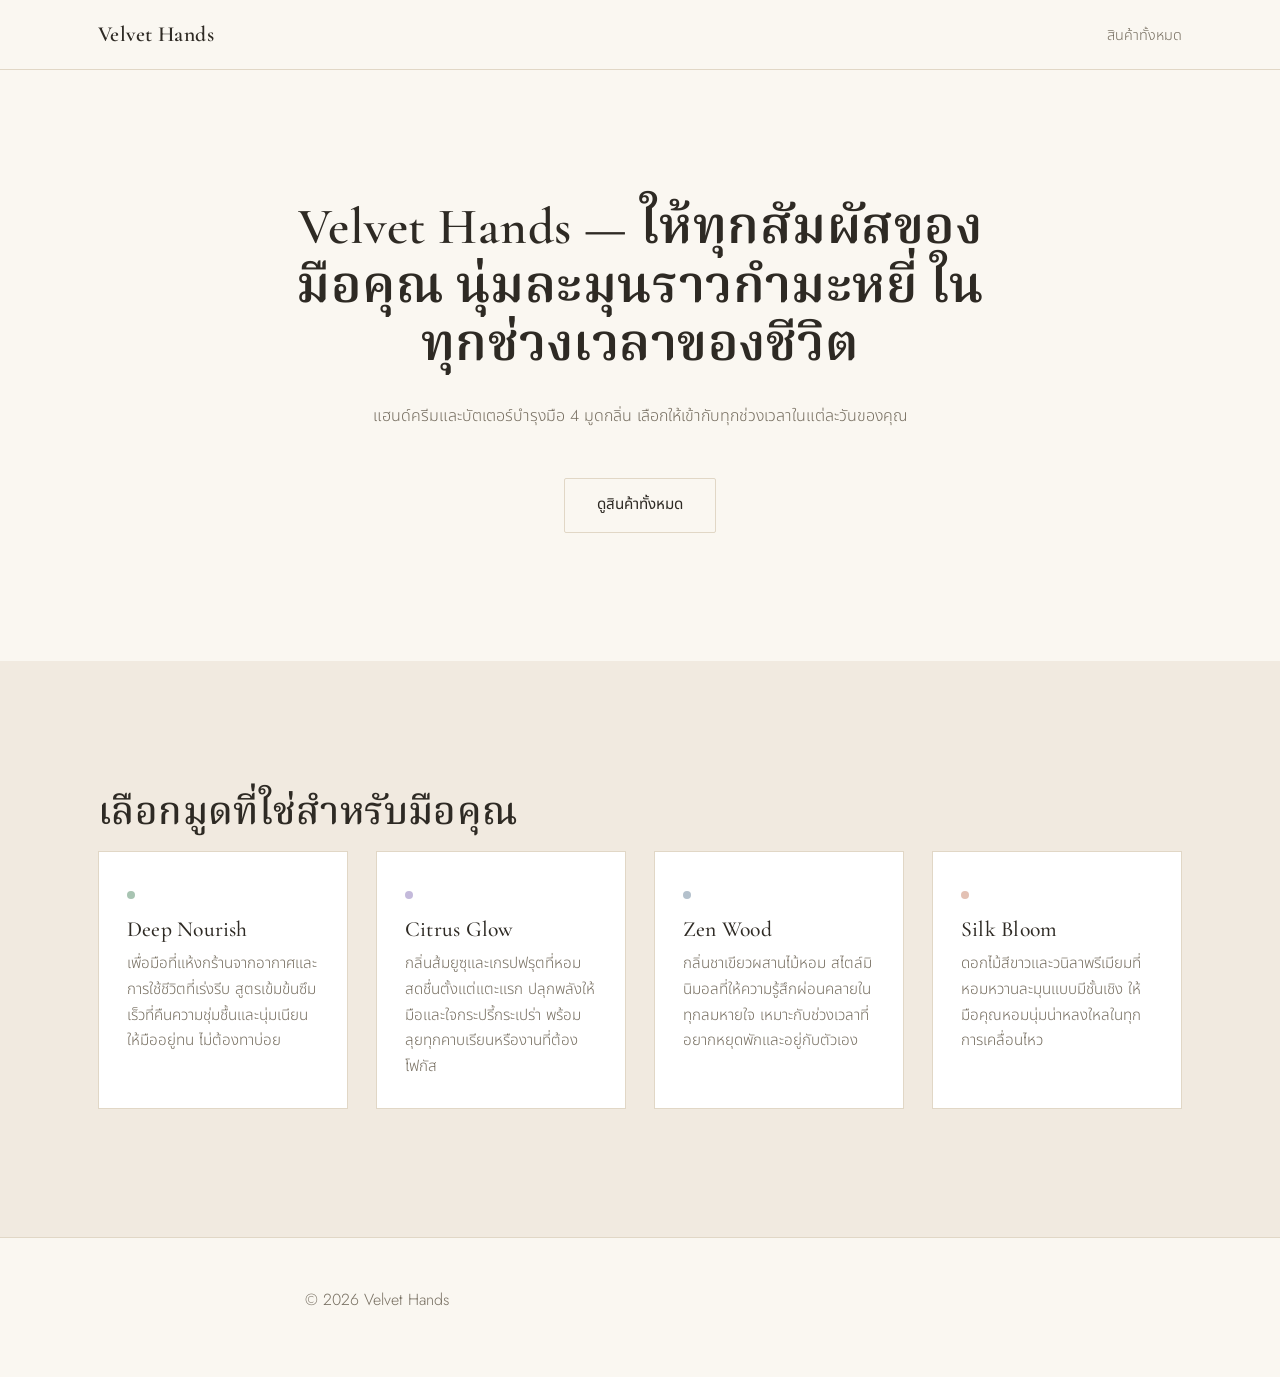
<file: index.html>
<!DOCTYPE html>
<html lang="th">
<head>
  <meta charset="UTF-8">
  <meta name="viewport" content="width=device-width, initial-scale=1.0">
  <title>Velvet Hands | แฮนด์ครีมพรีเมียม</title>
  <link rel="stylesheet" href="style.css">
</head>
<body>

  <header class="site-header">
    <div class="container site-header__inner">
      <a class="site-logo" href="index.html">Velvet Hands</a>
      <nav class="site-nav">
        <a href="product.html">สินค้าทั้งหมด</a>
      </nav>
    </div>
  </header>

  <section class="hero">
    <div class="container hero__inner">
      <h1>Velvet Hands — ให้ทุกสัมผัสของมือคุณ นุ่มละมุนราวกำมะหยี่ ในทุกช่วงเวลาของชีวิต</h1>
      <p class="text-soft">แฮนด์ครีมและบัตเตอร์บำรุงมือ 4 มูดกลิ่น เลือกให้เข้ากับทุกช่วงเวลาในแต่ละวันของคุณ</p>
      <a class="btn btn--outline" href="product.html">ดูสินค้าทั้งหมด</a>
    </div>
  </section>

  <section class="section section--alt">
    <div class="container">
      <h2>เลือกมูดที่ใช่สำหรับมือคุณ</h2>

      <div class="grid">
        <a class="card mood-card" href="product.html?mood=deepnourish">
          <span class="mood-dot mood-dot--deepnourish"></span>
          <h3>Deep Nourish</h3>
          <p class="text-soft">เพื่อมือที่แห้งกร้านจากอากาศและการใช้ชีวิตที่เร่งรีบ สูตรเข้มข้นซึมเร็วที่คืนความชุ่มชื้นและนุ่มเนียนให้มืออยู่ทน ไม่ต้องทาบ่อย</p>
        </a>

        <a class="card mood-card" href="product.html?mood=citrusglow">
          <span class="mood-dot mood-dot--citrusglow"></span>
          <h3>Citrus Glow</h3>
          <p class="text-soft">กลิ่นส้มยูซุและเกรปฟรุตที่หอมสดชื่นตั้งแต่แตะแรก ปลุกพลังให้มือและใจกระปรี้กระเปร่า พร้อมลุยทุกคาบเรียนหรืองานที่ต้องโฟกัส</p>
        </a>

        <a class="card mood-card" href="product.html?mood=zenwood">
          <span class="mood-dot mood-dot--zenwood"></span>
          <h3>Zen Wood</h3>
          <p class="text-soft">กลิ่นชาเขียวผสานไม้หอม สไตล์มินิมอลที่ให้ความรู้สึกผ่อนคลายในทุกลมหายใจ เหมาะกับช่วงเวลาที่อยากหยุดพักและอยู่กับตัวเอง</p>
        </a>

        <a class="card mood-card" href="product.html?mood=silkbloom">
          <span class="mood-dot mood-dot--silkbloom"></span>
          <h3>Silk Bloom</h3>
          <p class="text-soft">ดอกไม้สีขาวและวนิลาพรีเมียมที่หอมหวานละมุนแบบมีชั้นเชิง ให้มือคุณหอมนุ่มน่าหลงใหลในทุกการเคลื่อนไหว</p>
        </a>
      </div>
    </div>
  </section>

  <footer class="site-footer">
    <div class="container">
      <p class="text-soft">© 2026 Velvet Hands</p>
    </div>
  </footer>

  <script src="script.js" defer></script>
</body>
</html>
</file>
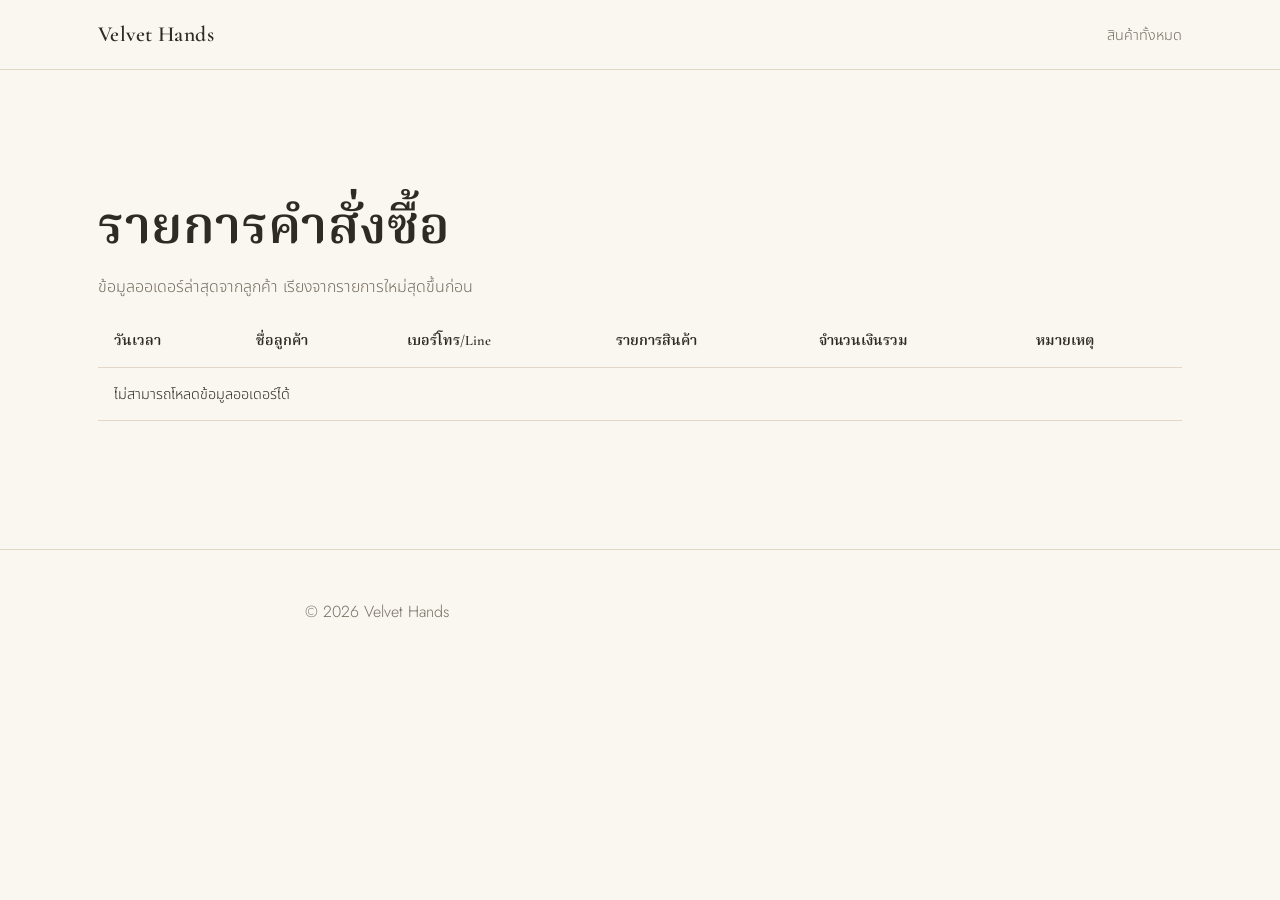
<file: admin.html>
<!DOCTYPE html>
<html lang="th">
<head>
  <meta charset="UTF-8">
  <meta name="viewport" content="width=device-width, initial-scale=1.0">
  <title>รายการคำสั่งซื้อ | Velvet Hands</title>
  <link rel="stylesheet" href="style.css">
</head>
<body>

  <header class="site-header">
    <div class="container site-header__inner">
      <a class="site-logo" href="index.html">Velvet Hands</a>
      <nav class="site-nav">
        <a href="product.html">สินค้าทั้งหมด</a>
      </nav>
    </div>
  </header>

  <section class="section">
    <div class="container">
      <h1>รายการคำสั่งซื้อ</h1>
      <p class="text-soft">ข้อมูลออเดอร์ล่าสุดจากลูกค้า เรียงจากรายการใหม่สุดขึ้นก่อน</p>

      <div class="table-wrap">
        <table id="ordersTable">
          <thead>
            <tr>
              <th>วันเวลา</th>
              <th>ชื่อลูกค้า</th>
              <th>เบอร์โทร/Line</th>
              <th>รายการสินค้า</th>
              <th>จำนวนเงินรวม</th>
              <th>หมายเหตุ</th>
            </tr>
          </thead>
          <tbody></tbody>
        </table>
      </div>
    </div>
  </section>

  <footer class="site-footer">
    <div class="container">
      <p class="text-soft">© 2026 Velvet Hands</p>
    </div>
  </footer>

  <script src="script.js" defer></script>
</body>
</html>
</file>
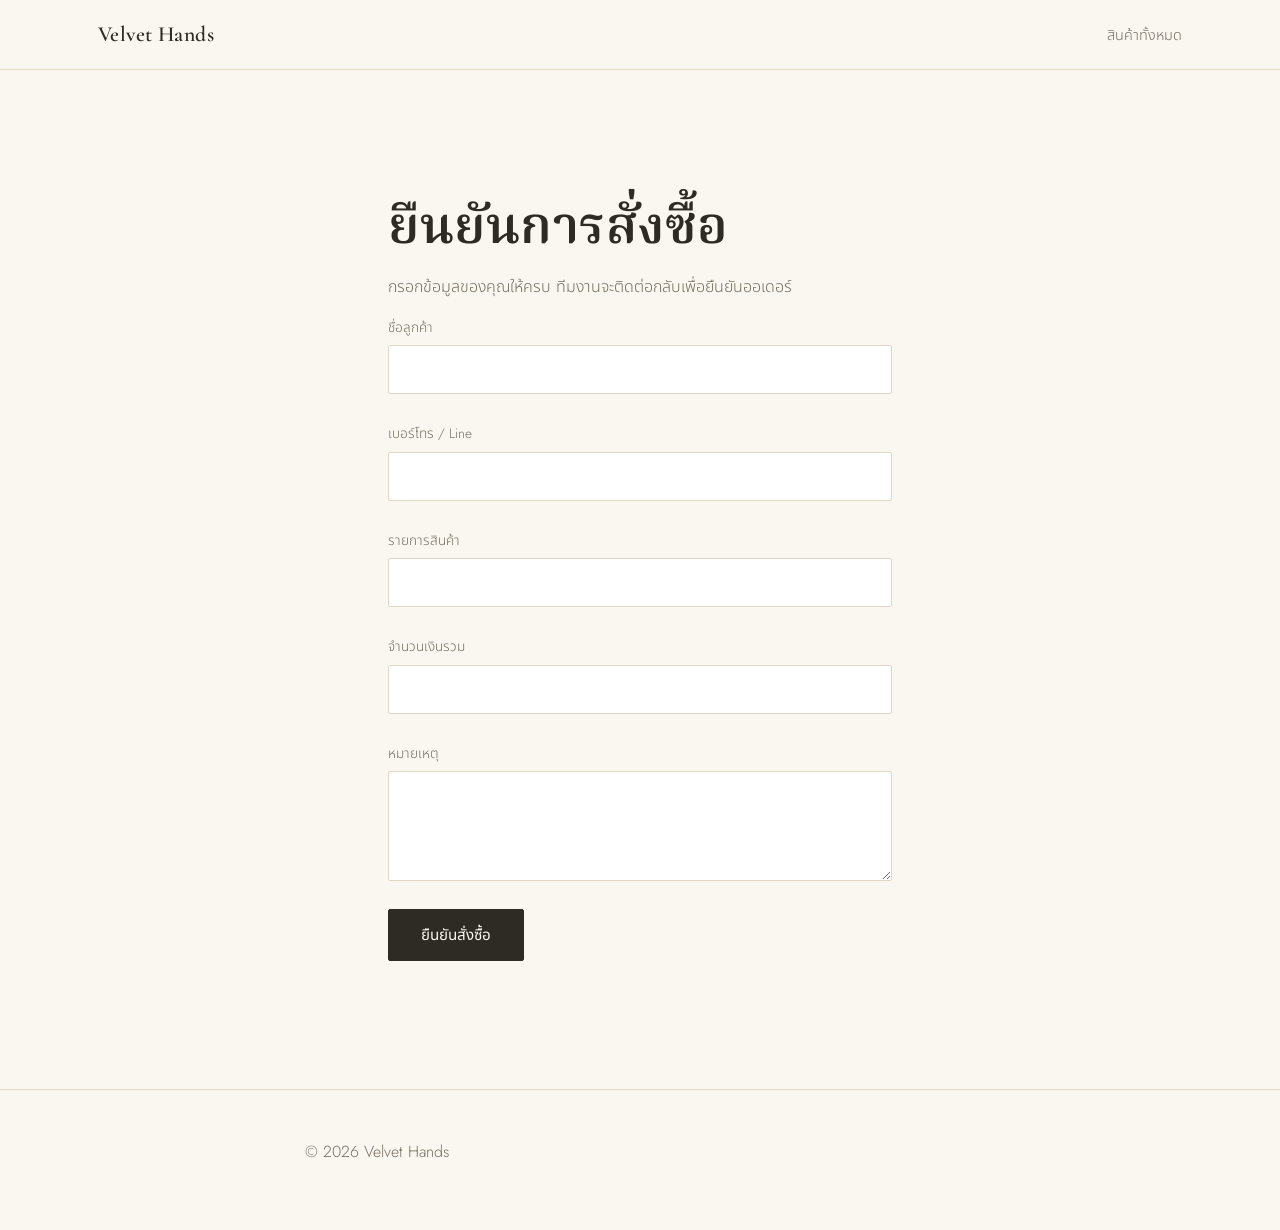
<file: order.html>
<!DOCTYPE html>
<html lang="th">
<head>
  <meta charset="UTF-8">
  <meta name="viewport" content="width=device-width, initial-scale=1.0">
  <title>ยืนยันการสั่งซื้อ | Velvet Hands</title>
  <link rel="stylesheet" href="style.css">
</head>
<body>

  <header class="site-header">
    <div class="container site-header__inner">
      <a class="site-logo" href="index.html">Velvet Hands</a>
      <nav class="site-nav">
        <a href="product.html">สินค้าทั้งหมด</a>
      </nav>
    </div>
  </header>

  <section class="section">
    <div class="container form-narrow">
      <h1>ยืนยันการสั่งซื้อ</h1>
      <p class="text-soft">กรอกข้อมูลของคุณให้ครบ ทีมงานจะติดต่อกลับเพื่อยืนยันออเดอร์</p>

      <form id="orderForm">
        <div class="form-group">
          <label for="customerName">ชื่อลูกค้า</label>
          <input type="text" id="customerName" name="customerName" required>
        </div>

        <div class="form-group">
          <label for="contact">เบอร์โทร / Line</label>
          <input type="text" id="contact" name="contact" required>
        </div>

        <div class="form-group">
          <label for="items">รายการสินค้า</label>
          <input type="text" id="items" name="items" required>
        </div>

        <div class="form-group">
          <label for="total">จำนวนเงินรวม</label>
          <input type="text" id="total" name="total" required>
        </div>

        <div class="form-group">
          <label for="note">หมายเหตุ</label>
          <textarea id="note" name="note"></textarea>
        </div>

        <button type="submit" class="btn">ยืนยันสั่งซื้อ</button>
      </form>
    </div>
  </section>

  <footer class="site-footer">
    <div class="container">
      <p class="text-soft">© 2026 Velvet Hands</p>
    </div>
  </footer>

  <script src="script.js" defer></script>
</body>
</html>
</file>
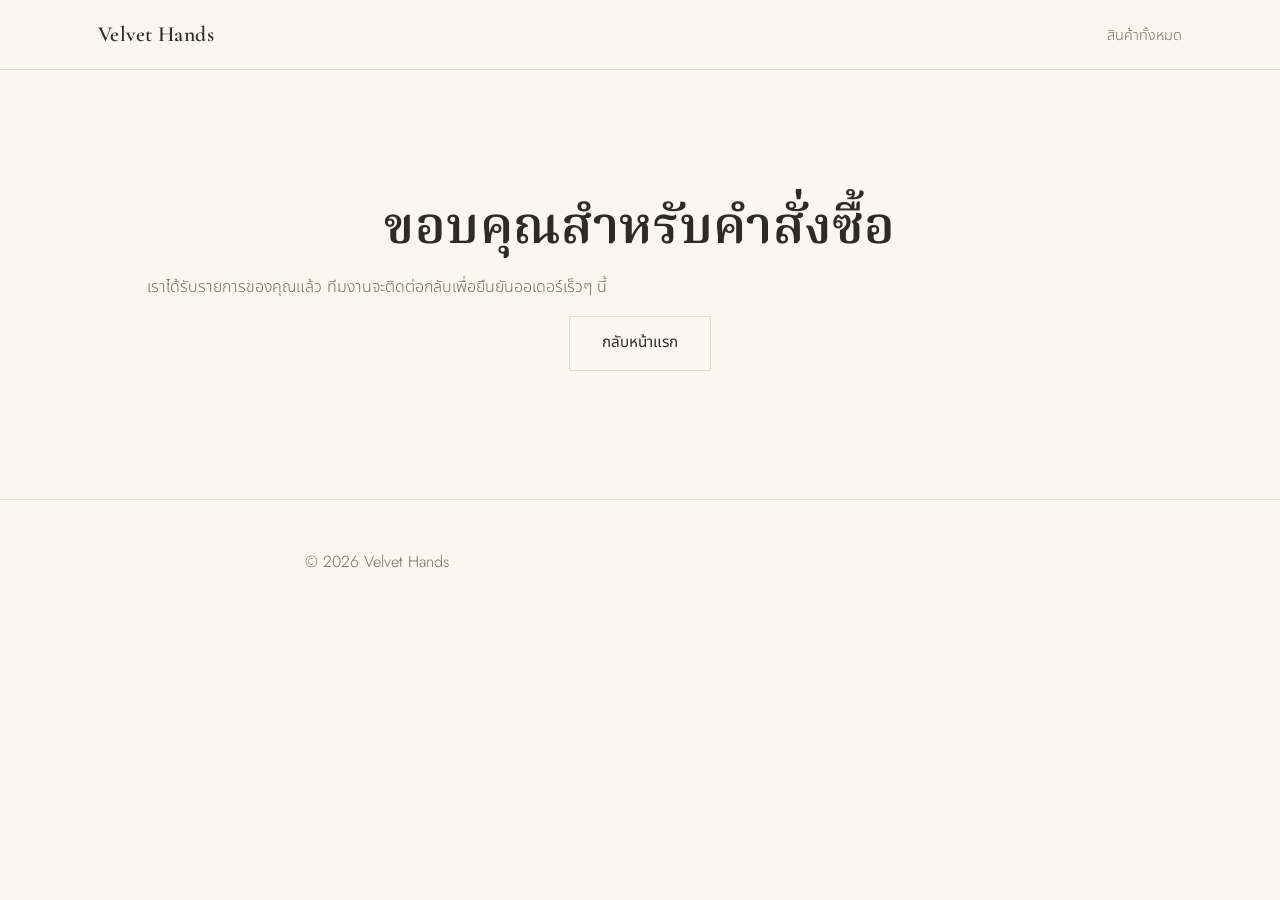
<file: thankyou.html>
<!DOCTYPE html>
<html lang="th">
<head>
  <meta charset="UTF-8">
  <meta name="viewport" content="width=device-width, initial-scale=1.0">
  <title>ขอบคุณสำหรับการสั่งซื้อ | Velvet Hands</title>
  <link rel="stylesheet" href="style.css">
</head>
<body>

  <header class="site-header">
    <div class="container site-header__inner">
      <a class="site-logo" href="index.html">Velvet Hands</a>
      <nav class="site-nav">
        <a href="product.html">สินค้าทั้งหมด</a>
      </nav>
    </div>
  </header>

  <section class="section thankyou">
    <div class="container">
      <h1>ขอบคุณสำหรับคำสั่งซื้อ</h1>
      <p class="text-soft">เราได้รับรายการของคุณแล้ว ทีมงานจะติดต่อกลับเพื่อยืนยันออเดอร์เร็วๆ นี้</p>
      <a class="btn btn--outline" href="index.html">กลับหน้าแรก</a>
    </div>
  </section>

  <footer class="site-footer">
    <div class="container">
      <p class="text-soft">© 2026 Velvet Hands</p>
    </div>
  </footer>

</body>
</html>
</file>
<file: style.css>
/* =========================================================
   Velvet Hands — Theme
   Premium, quiet, minimal. Cream/beige base, soft bronze accent.
   Mood colors are used only as small touches (never full fills).
   ========================================================= */

@import url('https://fonts.googleapis.com/css2?family=Cormorant+Garamond:wght@400;500;600&family=Jost:wght@300;400;500&family=Noto+Serif+Thai:wght@400;500;600&family=Noto+Sans+Thai:wght@300;400;500&display=swap');

:root{
  /* ---- Base palette ---- */
  --color-bg:          #FAF7F1;   /* main cream */
  --color-bg-alt:      #F1EAE0;   /* deeper beige for alternating sections */
  --color-surface:     #FFFFFF;   /* cards / panels */
  --color-ink:         #2E2A24;   /* primary text, warm near-black */
  --color-ink-soft:    #766E60;   /* secondary text */
  --color-border:      #E1D7C6;   /* hairline borders */

  /* ---- Accent (gold / bronze, used sparingly) ---- */
  --color-accent:      #A9825A;
  --color-accent-soft: #CBA97D;
  --color-accent-ink:  #7C5E3C;   /* accent text on light bg, AA-safe */

  /* ---- Mood touches — small dots, underlines, icon fills only ---- */
  --mood-deepnourish:  #A8C4B2;
  --mood-citrusglow:   #C4BADB;
  --mood-zenwood:      #B4C1CC;
  --mood-silkbloom:    #E3C1B4;

  /* ---- Type ---- */
  --font-heading: 'Cormorant Garamond', 'Noto Serif Thai', serif;
  --font-body:    'Jost', 'Noto Sans Thai', sans-serif;

  /* ---- Spacing scale ---- */
  --space-xs:  0.5rem;
  --space-sm:  1rem;
  --space-md:  1.75rem;
  --space-lg:  3rem;
  --space-xl:  5rem;
  --space-2xl: 8rem;

  /* ---- Misc ---- */
  --radius-sm: 2px;
  --max-width: 1140px;
  --transition: 220ms ease;
}

/* ---------------------------------------------------------
   Reset
   --------------------------------------------------------- */
*, *::before, *::after{ box-sizing: border-box; }

html{ scroll-behavior: smooth; }

body{
  margin: 0;
  background: var(--color-bg);
  color: var(--color-ink);
  font-family: var(--font-body);
  font-weight: 300;
  font-size: 16px;
  line-height: 1.7;
  -webkit-font-smoothing: antialiased;
}

img{ max-width: 100%; display: block; }

a{ color: inherit; text-decoration: none; }

ul{ list-style: none; margin: 0; padding: 0; }

button{ font-family: inherit; cursor: pointer; }

/* Visible keyboard focus */
a:focus-visible,
button:focus-visible,
input:focus-visible{
  outline: 2px solid var(--color-accent);
  outline-offset: 3px;
}

@media (prefers-reduced-motion: reduce){
  *, *::before, *::after{
    animation-duration: 0.01ms !important;
    transition-duration: 0.01ms !important;
    scroll-behavior: auto !important;
  }
}

/* ---------------------------------------------------------
   Layout helpers
   --------------------------------------------------------- */
.container{
  max-width: var(--max-width);
  margin: 0 auto;
  padding: 0 var(--space-md);
}

.section{
  padding: var(--space-2xl) 0;
}

.section--alt{
  background: var(--color-bg-alt);
}

/* ---------------------------------------------------------
   Typography
   --------------------------------------------------------- */
h1, h2, h3, h4{
  font-family: var(--font-heading);
  font-weight: 500;
  color: var(--color-ink);
  margin: 0 0 var(--space-sm);
  letter-spacing: 0.01em;
}

h1{ font-size: clamp(2.25rem, 4vw, 3.5rem); line-height: 1.15; font-weight: 600; }
h2{ font-size: clamp(1.75rem, 3vw, 2.5rem); line-height: 1.2; }
h3{ font-size: 1.35rem; line-height: 1.3; }

p{
  margin: 0 0 var(--space-sm);
  max-width: 62ch;
  color: var(--color-ink);
}

.text-soft{ color: var(--color-ink-soft); }

.eyebrow{
  font-family: var(--font-body);
  font-size: 0.8rem;
  color: var(--color-accent-ink);
  margin: 0 0 var(--space-xs);
}

.price{
  font-family: var(--font-heading);
  font-size: 1.15rem;
  color: var(--color-ink);
}

/* ---------------------------------------------------------
   Buttons
   --------------------------------------------------------- */
.btn{
  display: inline-flex;
  align-items: center;
  justify-content: center;
  gap: var(--space-xs);
  padding: 0.85rem 2rem;
  font-family: var(--font-body);
  font-size: 0.95rem;
  font-weight: 400;
  border-radius: var(--radius-sm);
  border: 1px solid var(--color-ink);
  background: var(--color-ink);
  color: var(--color-bg);
  transition: background var(--transition), color var(--transition), border-color var(--transition);
}

.btn:hover{
  background: var(--color-accent-ink);
  border-color: var(--color-accent-ink);
}

.btn--outline{
  background: transparent;
  color: var(--color-ink);
  border: 1px solid var(--color-border);
}

.btn--outline:hover{
  border-color: var(--color-ink);
  background: transparent;
}

/* ---------------------------------------------------------
   Cards (product cards etc.)
   --------------------------------------------------------- */
.card{
  background: var(--color-surface);
  border: 1px solid var(--color-border);
  padding: var(--space-md);
  transition: border-color var(--transition);
}

.card:hover{
  border-color: var(--color-accent-soft);
}

.card__image{
  width: 100%;
  aspect-ratio: 4 / 5;
  object-fit: cover;
  margin-bottom: var(--space-sm);
  background: var(--color-bg-alt);
}

.card__title{
  font-size: 1.1rem;
  margin-bottom: 0.35rem;
}

.card__meta{
  font-size: 0.85rem;
  color: var(--color-ink-soft);
  margin-bottom: var(--space-xs);
}

/* ---------------------------------------------------------
   Mood touches — a small dot or thin underline only.
   Never used as a full background fill on cards.
   --------------------------------------------------------- */
.mood-dot{
  display: inline-block;
  width: 8px;
  height: 8px;
  border-radius: 50%;
  margin-right: 0.4em;
  vertical-align: middle;
}

.mood-dot--deepnourish{ background: var(--mood-deepnourish); }
.mood-dot--citrusglow{  background: var(--mood-citrusglow); }
.mood-dot--zenwood{     background: var(--mood-zenwood); }
.mood-dot--silkbloom{   background: var(--mood-silkbloom); }

.mood-rule{
  display: block;
  width: 2.5rem;
  height: 2px;
  margin-bottom: var(--space-xs);
}

.mood-rule--deepnourish{ background: var(--mood-deepnourish); }
.mood-rule--citrusglow{  background: var(--mood-citrusglow); }
.mood-rule--zenwood{     background: var(--mood-zenwood); }
.mood-rule--silkbloom{   background: var(--mood-silkbloom); }

/* ---------------------------------------------------------
   Grid
   --------------------------------------------------------- */
.grid{
  display: grid;
  gap: var(--space-md);
  grid-template-columns: repeat(4, 1fr);
}

/* ---------------------------------------------------------
   Responsive
   --------------------------------------------------------- */
@media (max-width: 960px){
  .grid{ grid-template-columns: repeat(2, 1fr); }
  .section{ padding: var(--space-xl) 0; }
}

@media (max-width: 560px){
  .grid{ grid-template-columns: 1fr; }
  .container{ padding: 0 var(--space-sm); }
  .btn{ width: 100%; }
}

/* ---------------------------------------------------------
   Site header
   --------------------------------------------------------- */
.site-header{
  border-bottom: 1px solid var(--color-border);
  background: var(--color-bg);
}

.site-header__inner{
  display: flex;
  align-items: center;
  justify-content: space-between;
  padding: var(--space-sm) var(--space-md);
}

.site-logo{
  font-family: var(--font-heading);
  font-size: 1.35rem;
  font-weight: 600;
  letter-spacing: 0.02em;
  color: var(--color-ink);
}

.site-nav a{
  margin-left: var(--space-md);
  font-size: 0.9rem;
  color: var(--color-ink-soft);
  transition: color var(--transition);
}

.site-nav a:hover{
  color: var(--color-ink);
}

/* ---------------------------------------------------------
   Hero
   --------------------------------------------------------- */
.hero{
  padding: var(--space-2xl) 0;
  text-align: center;
}

.hero__inner{
  max-width: 760px;
  margin: 0 auto;
}

.hero h1{
  margin: 0 auto var(--space-md);
}

.hero p{
  margin: 0 auto var(--space-lg);
}

/* ---------------------------------------------------------
   Mood cards (index.html)
   --------------------------------------------------------- */
.mood-card{
  display: block;
  text-align: left;
}

.mood-card h3{
  margin: var(--space-xs) 0;
}

.mood-card p{
  margin: 0;
  font-size: 0.95rem;
}

/* ---------------------------------------------------------
   Filter bar (product.html — populated by script.js)
   --------------------------------------------------------- */
.filter-bar{
  display: flex;
  flex-wrap: wrap;
  gap: var(--space-xs);
  margin-bottom: var(--space-lg);
}

.filter-btn{
  padding: 0.55rem 1.25rem;
  font-family: var(--font-body);
  font-size: 0.85rem;
  background: transparent;
  border: 1px solid var(--color-border);
  border-radius: var(--radius-sm);
  color: var(--color-ink-soft);
  transition: border-color var(--transition), color var(--transition), background var(--transition);
}

.filter-btn:hover{
  border-color: var(--color-ink);
  color: var(--color-ink);
}

.filter-btn--active{
  background: var(--color-ink);
  border-color: var(--color-ink);
  color: var(--color-bg);
}

/* ---------------------------------------------------------
   Site footer
   --------------------------------------------------------- */
.site-footer{
  border-top: 1px solid var(--color-border);
  padding: var(--space-lg) 0;
  text-align: center;
}

/* ---------------------------------------------------------
   Forms (order.html)
   --------------------------------------------------------- */
.form-narrow{
  max-width: 560px;
}

.form-group{
  display: flex;
  flex-direction: column;
  gap: 0.4rem;
  margin-bottom: var(--space-md);
}

.form-group label{
  font-size: 0.85rem;
  color: var(--color-ink-soft);
}

input[type="text"],
input[type="tel"],
input[type="number"],
textarea{
  font-family: var(--font-body);
  font-size: 1rem;
  padding: 0.75rem 1rem;
  border: 1px solid var(--color-border);
  border-radius: var(--radius-sm);
  background: var(--color-surface);
  color: var(--color-ink);
  transition: border-color var(--transition);
}

input[type="text"]:focus,
input[type="tel"]:focus,
input[type="number"]:focus,
textarea:focus{
  outline: none;
  border-color: var(--color-accent);
}

textarea{
  resize: vertical;
  min-height: 110px;
}

/* ---------------------------------------------------------
   Table (admin.html)
   --------------------------------------------------------- */
.table-wrap{
  overflow-x: auto;
}

table{
  width: 100%;
  border-collapse: collapse;
  font-size: 0.9rem;
}

th, td{
  padding: 0.85rem 1rem;
  border-bottom: 1px solid var(--color-border);
  text-align: left;
  white-space: nowrap;
}

th{
  font-family: var(--font-heading);
  font-weight: 600;
  color: var(--color-ink);
}

tbody tr:hover{
  background: var(--color-bg-alt);
}

/* ---------------------------------------------------------
   Thank-you page
   --------------------------------------------------------- */
.thankyou{
  text-align: center;
  padding: var(--space-2xl) 0;
}
</file>
